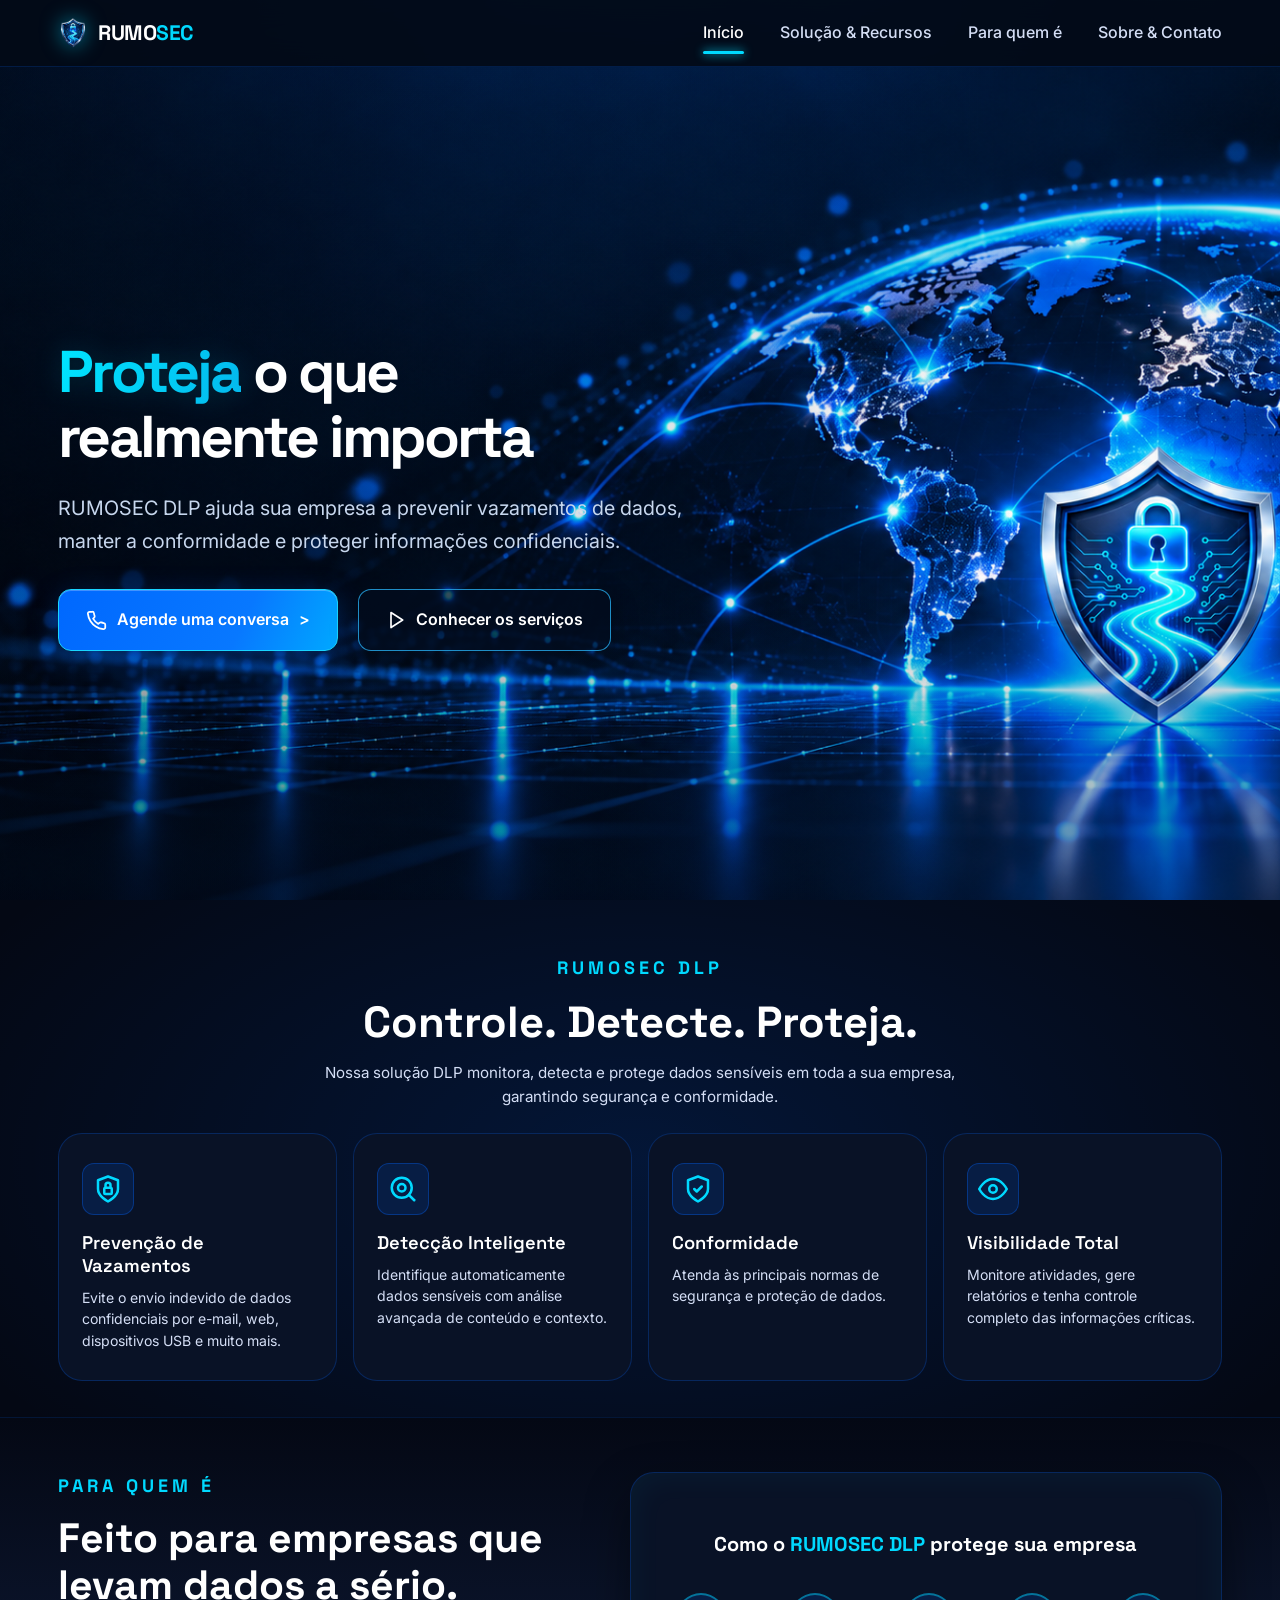
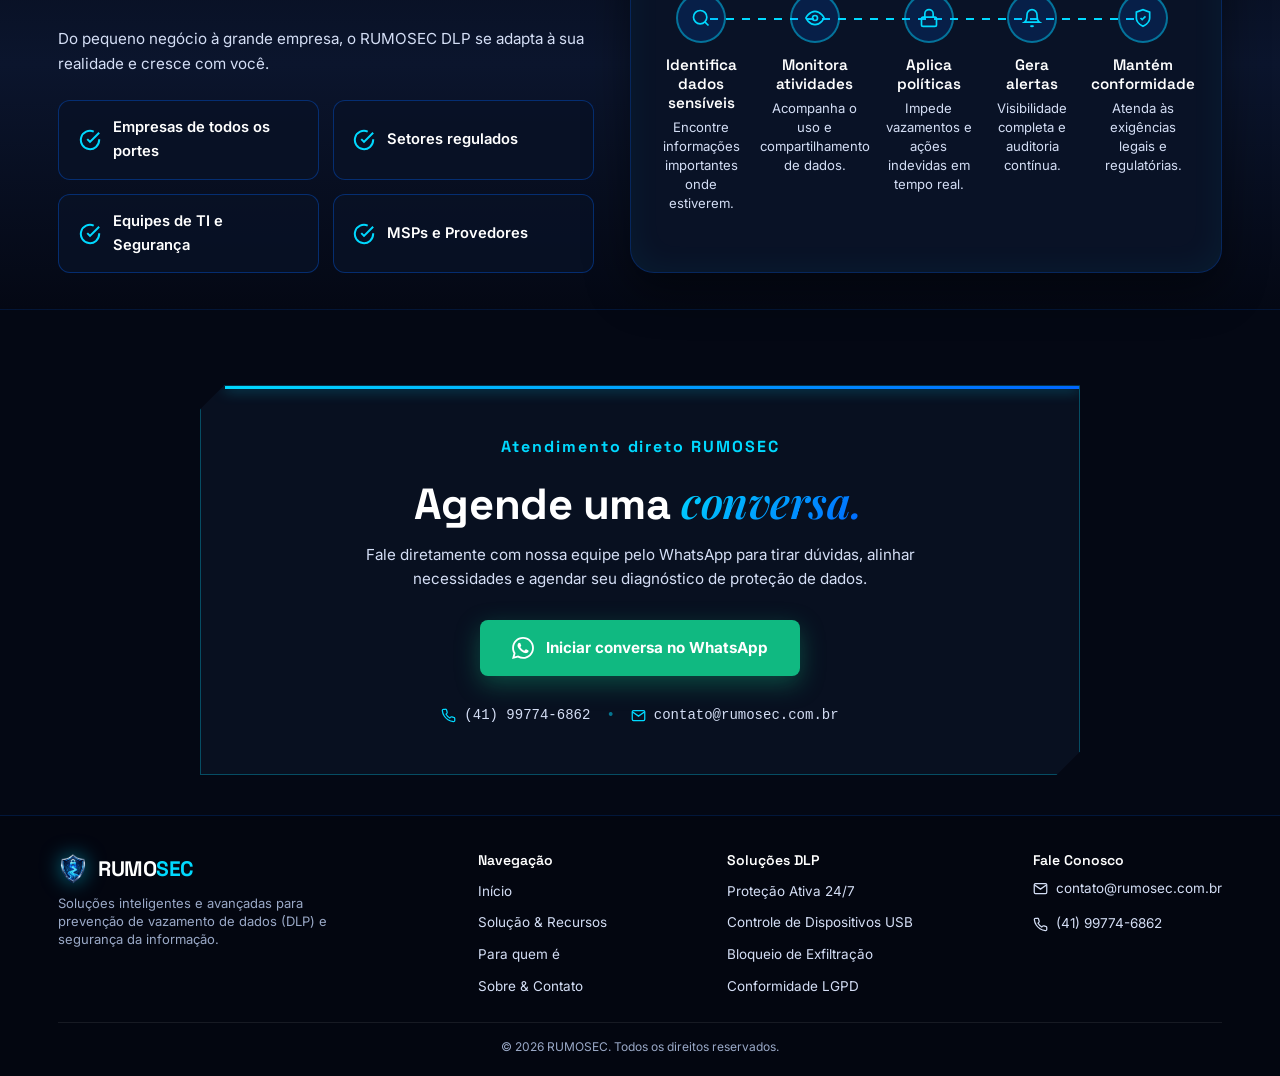
<file: index.html>
<!DOCTYPE html>

<html lang="pt-BR">

<head>
    <meta charset="utf-8" />
    <meta content="width=device-width, initial-scale=1.0" name="viewport" />
    <title>RUMOSEC | Proteção de Dados e DLP</title>
    <link href="shield_metallic.png" rel="icon" type="image/png" />
    <meta name="description" content="A RUMOSEC é especializada em segurança da informação e proteção de dados. Conheça a solução RUMOSEC DLP para proteger dados corporativos e prevenir vazamentos de informações." />
    <meta name="theme-color" content="#040814" />
    <link rel="canonical" href="https://www.rumosec.com.br/" />

    <!-- Open Graph / Redes Sociais e Identidade de Marca -->
    <meta property="og:type" content="website" />
    <meta property="og:site_name" content="RUMOSEC" />
    <meta property="og:title" content="RUMOSEC | Proteção de Dados e DLP" />
    <meta property="og:description" content="A RUMOSEC é especializada em segurança da informação e proteção de dados. Conheça a solução RUMOSEC DLP para proteger dados corporativos e prevenir vazamentos de informações." />
    <meta property="og:url" content="https://www.rumosec.com.br/" />
    <meta property="og:image" content="https://www.rumosec.com.br/shield_metallic.png" />

    <!-- Dados Estruturados Schema.org para o Google reconhecer o nome da marca e variações de busca -->
    <script type="application/ld+json">
    {
      "@context": "https://schema.org",
      "@type": "WebSite",
      "name": "RUMOSEC",
      "alternateName": ["RUMOSEC DLP", "Rumo Sec", "rumosec", "remosec"],
      "url": "https://www.rumosec.com.br/"
    }
    </script>
    <script type="application/ld+json">
    {
      "@context": "https://schema.org",
      "@type": "Organization",
      "name": "RUMOSEC",
      "alternateName": ["RUMOSEC DLP", "Rumo Sec", "rumosec", "remosec"],
      "url": "https://www.rumosec.com.br/",
      "logo": "https://www.rumosec.com.br/shield_metallic.png",
      "email": "contato@rumosec.com.br"
    }
    </script>

    <link href="https://fonts.googleapis.com" rel="preconnect" />
    <link crossorigin="" href="https://fonts.gstatic.com" rel="preconnect" />
    <link
        href="https://fonts.googleapis.com/css2?family=Space+Grotesk:wght@400;500;600;700&amp;family=Chakra+Petch:wght@500;600;700&amp;family=Inter:wght@400;500;600;700&amp;family=Playfair+Display:ital,wght@1,500;1,600&amp;display=swap"
        rel="stylesheet" />
    <link href="styles.css?v=20261023-hero-fine1" rel="stylesheet" />
</head>

<body>
    <!-- ============ HEADER ============ -->
    <header id="siteHeader">
        <div class="wrap header-inner">
            <a class="brand" href="#inicio" aria-label="RUMOSEC" title="RUMOSEC">
                <img alt="RUMOSEC Shield Logo" class="brand-shield-logo" src="shield_metallic.png" />
                <span class="brand-text">RUMO<span>SEC</span></span>
            </a>
            <nav aria-label="Navegação principal" class="nav-links" id="navLinks">
                <a class="nav-link active" href="#inicio">Início</a>
                <a class="nav-link" href="#recursos">Solução &amp; Recursos</a>
                <a class="nav-link" href="#para-quem-e">Para quem é</a>
                <a class="nav-link" href="#sobre-contato">Sobre &amp; Contato</a>
            </nav>
            <button aria-expanded="false" aria-label="Abrir menu" class="hamburger" id="hamburger">
                <span></span>
                <span></span>
                <span></span>
            </button>
        </div>
    </header>
    <!-- ============ TELA 1: HERO (#inicio) ============ -->
    <section class="screen-section hero" id="inicio">
        <div aria-hidden="true" class="hero-grid-bg"></div>
        <div class="wrap hero-layout">
            <div class="hero-content">
                <h1><span class="title-line title-line-1"><span class="highlight">Proteja</span> o que</span><br /><span
                        class="title-line title-line-2">realmente importa</span></h1>
                <p class="subtitle">RUMOSEC DLP ajuda sua empresa a prevenir vazamentos de dados, manter a conformidade
                    e proteger informações confidenciais.</p>
                <div class="hero-actions">
                    <a class="btn btn-primary" href="#sobre-contato"><svg fill="none" height="21" stroke="currentColor"
                            stroke-linecap="round" stroke-linejoin="round" stroke-width="2" viewbox="0 0 24 24"
                            width="21">
                            <path
                                d="M22 16.92v3a2 2 0 0 1-2.18 2 19.79 19.79 0 0 1-8.63-3.07 19.5 19.5 0 0 1-6-6 19.79 19.79 0 0 1-3.07-8.67A2 2 0 0 1 4.11 2h3a2 2 0 0 1 2 1.72 12.84 12.84 0 0 0 .7 2.81 2 2 0 0 1-.45 2.11L8.09 9.91a16 16 0 0 0 6 6l1.27-1.27a2 2 0 0 1 2.11-.45 12.84 12.84 0 0 0 2.81.7A2 2 0 0 1 22 16.92z">
                            </path>
                        </svg>Agende uma conversa <span aria-hidden="true">&gt;</span></a>
                    <a class="btn btn-secondary btn-services" href="#recursos"><svg fill="none" height="20"
                            stroke="currentColor" stroke-linejoin="round" stroke-width="2" viewbox="0 0 24 24"
                            width="20">
                            <polygon points="6 3 20 12 6 21 6 3"></polygon>
                        </svg>Conhecer os serviços</a>
                </div>
            </div>
            <div aria-hidden="true" class="hero-visual-container"></div>
        </div>
    </section>
    <!-- ============ TELA 2: RECURSOS (#recursos) ============ -->
    <section class="screen-section features-section" id="recursos">
        <div class="wrap">
            <div class="section-header">
                <span class="tag">RUMOSEC DLP</span>
                <h2>Controle. <span class="highlight">Detecte.</span> Proteja.</h2>
                <p>Nossa solução DLP monitora, detecta e protege dados sensíveis em toda a sua empresa,<br />garantindo
                    segurança e conformidade.</p>
            </div>
            <div class="cards-4grid">
                <div class="card-feature">
                    <div class="icon-box">
                        <svg fill="none" height="30" stroke="currentColor" stroke-linecap="round"
                            stroke-linejoin="round" stroke-width="2" viewbox="0 0 24 24" width="30">
                            <path d="M12 22s8-4 8-10V5l-8-3-8 3v7c0 6 8 10 8 10z"></path>
                            <rect height="5" rx="1" width="6" x="9" y="11"></rect>
                            <path d="M10 11V9a2 2 0 1 1 4 0v2"></path>
                        </svg>
                    </div>
                    <h3>Prevenção de Vazamentos</h3>
                    <p>Evite o envio indevido de dados confidenciais por e-mail, web, dispositivos USB e muito mais.</p>
                </div>
                <div class="card-feature">
                    <div class="icon-box">
                        <svg fill="none" height="30" stroke="currentColor" stroke-linecap="round"
                            stroke-linejoin="round" stroke-width="2" viewbox="0 0 24 24" width="30">
                            <circle cx="11" cy="11" r="8"></circle>
                            <line x1="21" x2="16.65" y1="21" y2="16.65"></line>
                            <circle cx="11" cy="11" r="3"></circle>
                        </svg>
                    </div>
                    <h3>Detecção Inteligente</h3>
                    <p>Identifique automaticamente dados sensíveis com análise avançada de conteúdo e contexto.</p>
                </div>
                <div class="card-feature">
                    <div class="icon-box">
                        <svg fill="none" height="30" stroke="currentColor" stroke-linecap="round"
                            stroke-linejoin="round" stroke-width="2" viewbox="0 0 24 24" width="30">
                            <path d="M12 22s8-4 8-10V5l-8-3-8 3v7c0 6 8 10 8 10z"></path>
                            <polyline points="9 12 11 14 15 10"></polyline>
                        </svg>
                    </div>
                    <h3>Conformidade</h3>
                    <p>Atenda às principais normas de segurança e proteção de dados.</p>
                </div>
                <div class="card-feature">
                    <div class="icon-box">
                        <svg fill="none" height="30" stroke="currentColor" stroke-linecap="round"
                            stroke-linejoin="round" stroke-width="2" viewbox="0 0 24 24" width="30">
                            <path d="M1 12s4-8 11-8 11 8 11 8-4 8-11 8-11-8-11-8z"></path>
                            <circle cx="12" cy="12" r="3"></circle>
                        </svg>
                    </div>
                    <h3>Visibilidade Total</h3>
                    <p>Monitore atividades, gere relatórios e tenha controle completo das informações críticas.</p>
                </div>
            </div>
        </div>
    </section>
    <!-- ============ TELA 3: PARA QUEM É & 5 STEPS (#para-quem-e) ============ -->
    <section class="screen-section target-section" id="para-quem-e">
        <div class="wrap">
            <div class="target-layout">
                <div class="target-info">
                    <span class="tag">PARA QUEM É</span>
                    <h2>Feito para empresas que <span class="highlight">levam dados a sério.</span></h2>
                    <p class="desc">Do pequeno negócio à grande empresa, o RUMOSEC DLP se adapta à sua realidade e
                        cresce com você.</p>
                    <div class="badge-list">
                        <div class="badge-item">
                            <svg fill="none" height="20" stroke="currentColor" stroke-width="2.2" viewbox="0 0 24 24"
                                width="20">
                                <path d="M22 11.08V12a10 10 0 1 1-5.93-9.14"></path>
                                <polyline points="22 4 12 14.01 9 11.01"></polyline>
                            </svg>
                            Empresas de todos os portes
                        </div>
                        <div class="badge-item">
                            <svg fill="none" height="20" stroke="currentColor" stroke-width="2.2" viewbox="0 0 24 24"
                                width="20">
                                <path d="M22 11.08V12a10 10 0 1 1-5.93-9.14"></path>
                                <polyline points="22 4 12 14.01 9 11.01"></polyline>
                            </svg>
                            Setores regulados
                        </div>
                        <div class="badge-item">
                            <svg fill="none" height="20" stroke="currentColor" stroke-width="2.2" viewbox="0 0 24 24"
                                width="20">
                                <path d="M22 11.08V12a10 10 0 1 1-5.93-9.14"></path>
                                <polyline points="22 4 12 14.01 9 11.01"></polyline>
                            </svg>
                            Equipes de TI e Segurança
                        </div>
                        <div class="badge-item">
                            <svg fill="none" height="20" stroke="currentColor" stroke-width="2.2" viewbox="0 0 24 24"
                                width="20">
                                <path d="M22 11.08V12a10 10 0 1 1-5.93-9.14"></path>
                                <polyline points="22 4 12 14.01 9 11.01"></polyline>
                            </svg>
                            MSPs e Provedores
                        </div>
                    </div>
                </div>
                <div class="flow-container">
                    <h3 class="flow-title">Como o <span>RUMOSEC DLP</span> protege sua empresa</h3>
                    <div class="flow-steps">
                        <div class="flow-step">
                            <div class="flow-icon">
                                <svg fill="none" height="22" stroke="currentColor" stroke-width="2" viewbox="0 0 24 24"
                                    width="22">
                                    <circle cx="11" cy="11" r="8"></circle>
                                    <line x1="21" x2="16.65" y1="21" y2="16.65"></line>
                                </svg>
                            </div>
                            <h4>Identifica dados sensíveis</h4>
                            <p>Encontre informações importantes onde estiverem.</p>
                        </div>
                        <div class="flow-step">
                            <div class="flow-icon">
                                <svg fill="none" height="22" stroke="currentColor" stroke-width="2" viewbox="0 0 24 24"
                                    width="22">
                                    <path d="M1 12s4-8 11-8 11 8 11 8-4 8-11 8-11-8-11-8z"></path>
                                    <circle cx="12" cy="12" r="3"></circle>
                                </svg>
                            </div>
                            <h4>Monitora atividades</h4>
                            <p>Acompanha o uso e compartilhamento de dados.</p>
                        </div>
                        <div class="flow-step">
                            <div class="flow-icon">
                                <svg fill="none" height="22" stroke="currentColor" stroke-width="2" viewbox="0 0 24 24"
                                    width="22">
                                    <rect height="11" rx="2" ry="2" width="18" x="3" y="11"></rect>
                                    <path d="M7 11V7a5 5 0 0 1 10 0v4"></path>
                                </svg>
                            </div>
                            <h4>Aplica políticas</h4>
                            <p>Impede vazamentos e ações indevidas em tempo real.</p>
                        </div>
                        <div class="flow-step">
                            <div class="flow-icon">
                                <svg fill="none" height="22" stroke="currentColor" stroke-width="2" viewbox="0 0 24 24"
                                    width="22">
                                    <path d="M18 8A6 6 0 0 0 6 8c0 7-3 9-3 9h18s-3-2-3-9"></path>
                                    <path d="M13.73 21a2 2 0 0 1-3.46 0"></path>
                                </svg>
                            </div>
                            <h4>Gera alertas</h4>
                            <p>Visibilidade completa e auditoria contínua.</p>
                        </div>
                        <div class="flow-step">
                            <div class="flow-icon">
                                <svg fill="none" height="22" stroke="currentColor" stroke-width="2" viewbox="0 0 24 24"
                                    width="22">
                                    <path d="M12 22s8-4 8-10V5l-8-3-8 3v7c0 6 8 10 8 10z"></path>
                                    <polyline points="9 12 11 14 15 10"></polyline>
                                </svg>
                            </div>
                            <h4>Mantém conformidade</h4>
                            <p>Atenda às exigências legais e regulatórias.</p>
                        </div>
                    </div>
                </div>
            </div>
        </div>
    </section>
    <!-- ============ TELA 4: SOBRE & CONTATO (#sobre-contato) ============ -->
    <div class="contact-screen-section" id="sobre-contato">
        <div class="wrap">
            <!-- Chamfered Direct Contact Card (Agende uma conversa RUMOSEC) -->
            <div class="direct-contact-container">
                <div class="direct-contact-card">
                    <div class="card-gold-bar"></div>
                    <span class="direct-contact-tag">Atendimento direto RUMOSEC</span>
                    <h2 class="direct-contact-title">Agende uma <span class="accent-serif-italic">conversa.</span></h2>
                    <p class="direct-contact-subtitle">Fale diretamente com nossa equipe pelo WhatsApp para tirar
                        dúvidas, alinhar necessidades e agendar seu diagnóstico de proteção de dados.</p>
                    <a class="btn-whatsapp-direct"
                        href="https://wa.me/5541997746862?text=Ol%C3%A1!%20Gostaria%20de%20agendar%20uma%20conversa%20sobre%20o%20RUMOSEC%20DLP."
                        rel="noopener noreferrer" target="_blank">
                        <svg class="whatsapp-icon" fill="currentColor" height="22" viewbox="0 0 24 24" width="22">
                            <path
                                d="M.057 24l1.687-6.163c-1.041-1.804-1.588-3.849-1.587-5.946.003-6.556 5.338-11.891 11.893-11.891 3.181.001 6.167 1.24 8.413 3.488 2.245 2.248 3.481 5.236 3.48 8.414-.003 6.557-5.338 11.892-11.893 11.892-1.99-.001-3.951-.5-5.688-1.448l-6.305 1.654zm6.597-3.807c1.676.995 3.276 1.591 5.392 1.592 5.448 0 9.886-4.434 9.889-9.885.002-5.462-4.415-9.89-9.881-9.892-5.452 0-9.887 4.434-9.889 9.884-.001 2.225.651 3.891 1.746 5.634l-.999 3.648 3.742-.981zm11.387-5.464c-.074-.124-.272-.198-.57-.347-.297-.149-1.758-.868-2.031-.967-.272-.099-.47-.149-.669.149-.198.297-.768.967-.941 1.165-.173.198-.347.223-.644.074-.297-.149-1.255-.462-2.39-1.475-.883-.788-1.48-1.761-1.653-2.059-.173-.297-.018-.458.13-.606.134-.133.297-.347.446-.521.151-.172.2-.296.3-.495.099-.198.05-.372-.025-.521-.075-.148-.669-1.611-.916-2.206-.242-.579-.487-.501-.669-.51l-.57-.01c-.198 0-.52.074-.792.372s-1.04 1.016-1.04 2.479 1.065 2.876 1.213 3.074c.149.198 2.095 3.2 5.076 4.487.709.306 1.263.489 1.694.626.712.226 1.36.194 1.872.118.571-.085 1.758-.719 2.006-1.413.248-.695.248-1.29.173-1.414z">
                            </path>
                        </svg>
                        Iniciar conversa no WhatsApp
                    </a>
                    <div class="contact-info-strip">
                        <span class="info-item">
                            <svg fill="none" height="15" stroke="currentColor" stroke-width="2" viewbox="0 0 24 24"
                                width="15">
                                <path
                                    d="M22 16.92v3a2 2 0 0 1-2.18 2 19.79 19.79 0 0 1-8.63-3.07 19.5 19.5 0 0 1-6-6 19.79 19.79 0 0 1-3.07-8.67A2 2 0 0 1 4.11 2h3a2 2 0 0 1 2 1.72 12.84 12.84 0 0 0 .7 2.81 2 2 0 0 1-.45 2.11L8.09 9.91a16 16 0 0 0 6 6l1.27-1.27a2 2 0 0 1 2.11-.45 12.84 12.84 0 0 0 2.81.7A2 2 0 0 1 22 16.92z">
                                </path>
                            </svg>
                            (41) 99774-6862
                        </span>
                        <span class="strip-dot">•</span>
                        <span class="info-item">
                            <svg fill="none" height="15" stroke="currentColor" stroke-width="2" viewbox="0 0 24 24"
                                width="15">
                                <path d="M4 4h16c1.1 0 2 .9 2 2v12c0 1.1-.9 2-2 2H4c-1.1 0-2-.9-2-2V6c0-1.1.9-2 2-2z">
                                </path>
                                <polyline points="22,6 12,13 2,6"></polyline>
                            </svg>
                            contato@rumosec.com.br
                        </span>
                    </div>
                </div>
            </div>
        </div>
        <!-- FOOTER INTEGRADO NO FINAL DA TELA 4 -->
        <footer>
            <div class="wrap">
                <div class="footer-top">
                    <div class="footer-brand">
                        <a class="brand" href="#inicio" aria-label="RUMOSEC" title="RUMOSEC">
                            <img alt="RUMOSEC" class="brand-shield-logo" src="shield_metallic.png" />
                            <span class="brand-text">RUMO<span>SEC</span></span>
                        </a>
                        <p>Soluções inteligentes e avançadas para prevenção de vazamento de dados (DLP) e segurança da
                            informação.</p>
                    </div>
                    <div class="footer-col">
                        <h4>Navegação</h4>
                        <ul>
                            <li><a href="#inicio">Início</a></li>
                            <li><a href="#recursos">Solução &amp; Recursos</a></li>
                            <li><a href="#para-quem-e">Para quem é</a></li>
                            <li><a href="#sobre-contato">Sobre &amp; Contato</a></li>
                        </ul>
                    </div>
                    <div class="footer-col">
                        <h4>Soluções DLP</h4>
                        <ul>
                            <li><a href="#recursos">Proteção Ativa 24/7</a></li>
                            <li><a href="#recursos">Controle de Dispositivos USB</a></li>
                            <li><a href="#recursos">Bloqueio de Exfiltração</a></li>
                            <li><a href="#recursos">Conformidade LGPD</a></li>
                        </ul>
                    </div>
                    <div class="footer-col">
                        <h4>Fale Conosco</h4>
                        <ul>
                            <li
                                style="color:var(--metal-light); font-size:13.5px; display:flex; align-items:center; gap:8px; margin-bottom:8px;">
                                <svg fill="none" height="15" stroke="currentColor" stroke-width="2" viewbox="0 0 24 24"
                                    width="15">
                                    <path
                                        d="M4 4h16c1.1 0 2 .9 2 2v12c0 1.1-.9 2-2 2H4c-1.1 0-2-.9-2-2V6c0-1.1.9-2 2-2z">
                                    </path>
                                    <polyline points="22,6 12,13 2,6"></polyline>
                                </svg>
                                contato@rumosec.com.br
                            </li>
                            <li
                                style="color:var(--metal-light); font-size:13.5px; display:flex; align-items:center; gap:8px;">
                                <svg fill="none" height="15" stroke="currentColor" stroke-width="2" viewbox="0 0 24 24"
                                    width="15">
                                    <path
                                        d="M22 16.92v3a2 2 0 0 1-2.18 2 19.79 19.79 0 0 1-8.63-3.07 19.5 19.5 0 0 1-6-6 19.79 19.79 0 0 1-3.07-8.67A2 2 0 0 1 4.11 2h3a2 2 0 0 1 2 1.72 12.84 12.84 0 0 0 .7 2.81 2 2 0 0 1-.45 2.11L8.09 9.91a16 16 0 0 0 6 6l1.27-1.27a2 2 0 0 1 2.11-.45 12.84 12.84 0 0 0 2.81.7A2 2 0 0 1 22 16.92z">
                                    </path>
                                </svg>
                                (41) 99774-6862
                            </li>
                        </ul>
                    </div>
                </div>
                <div class="footer-bottom">
                    <p>© 2026 RUMOSEC. Todos os direitos reservados.</p>
                </div>
            </div>
        </footer>
    </div>
    <script src="script.js"></script>
</body>

</html>
</file>
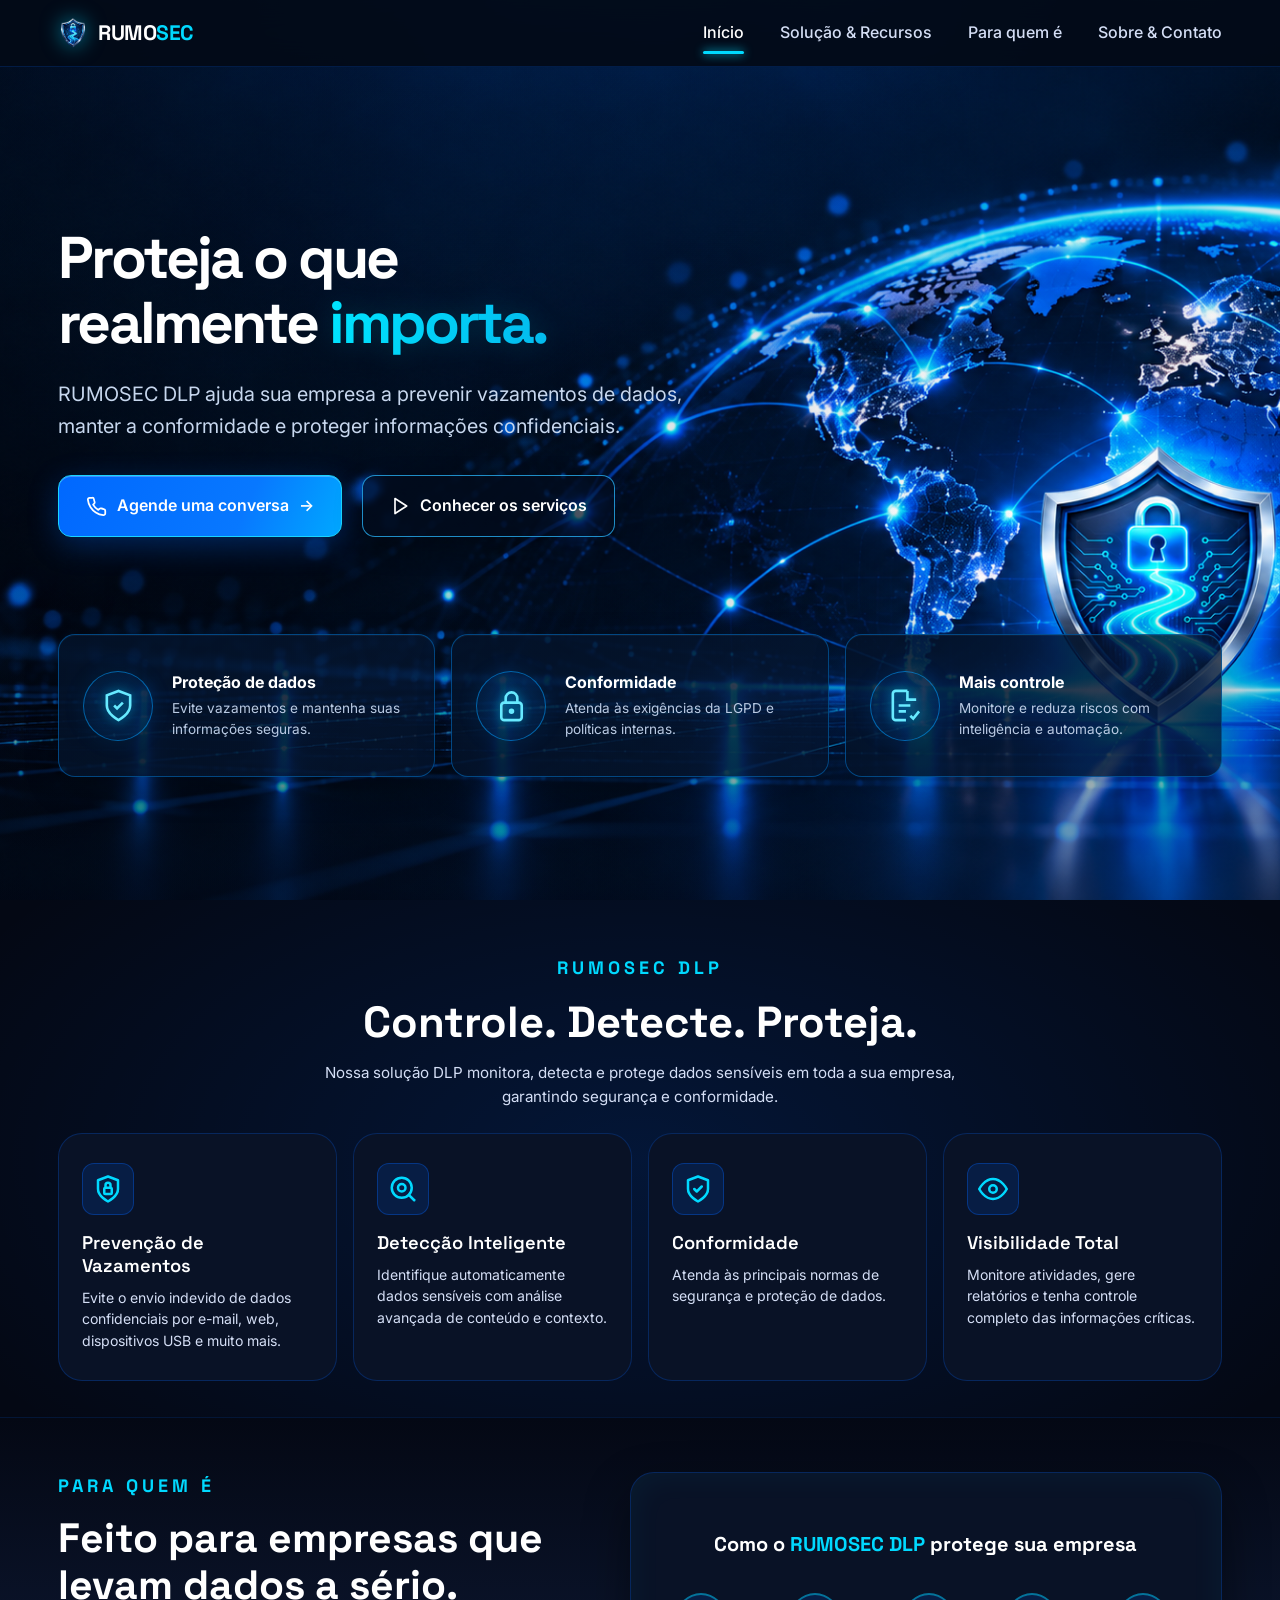
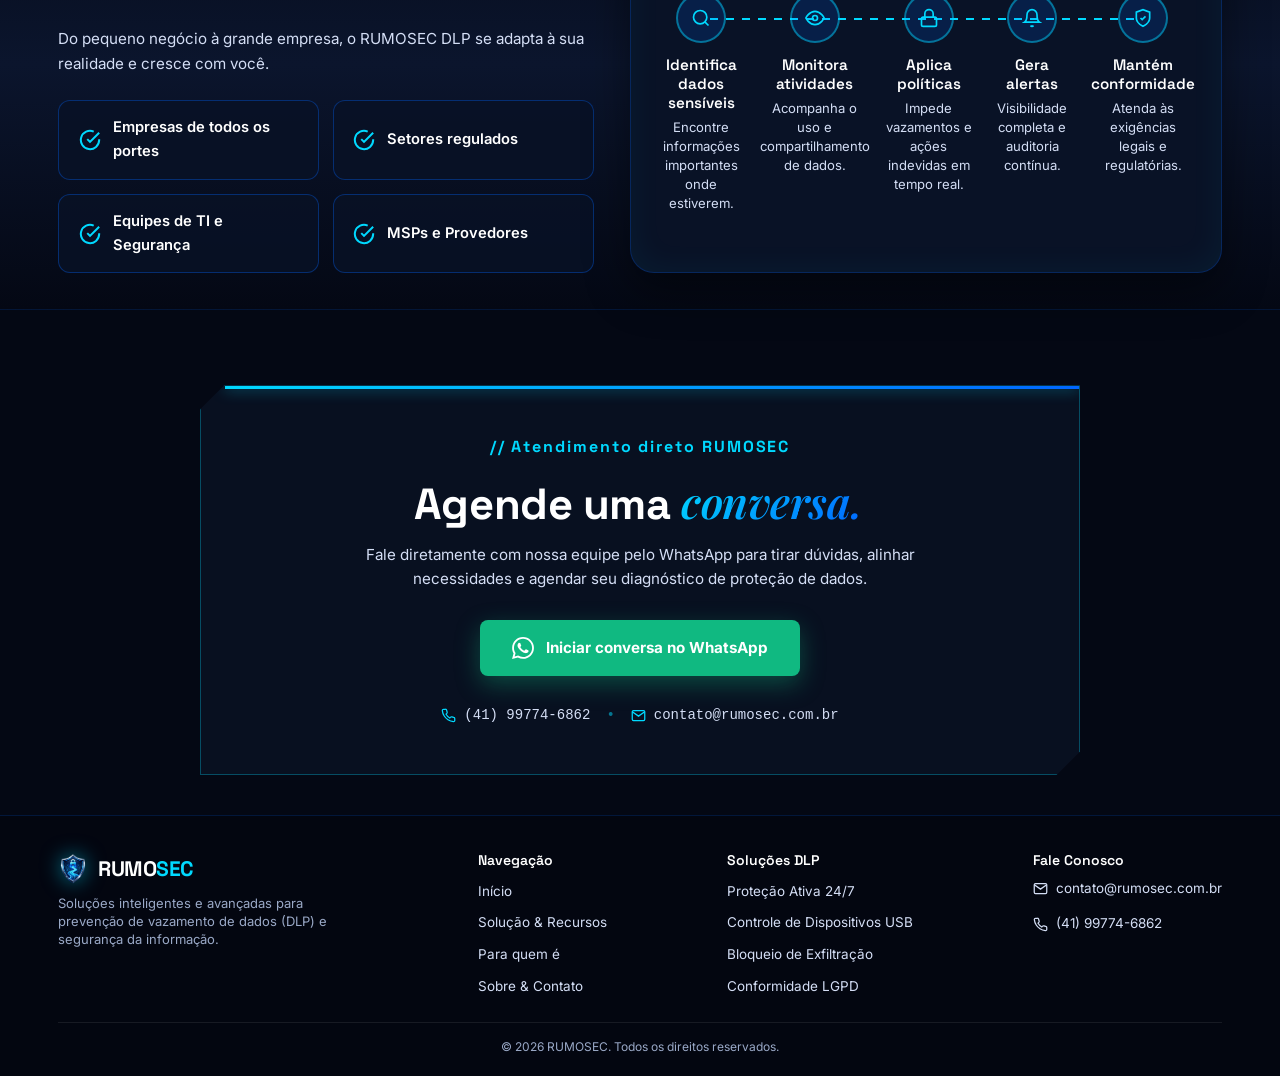
<file: mobile.html>
<!DOCTYPE html>

<html lang="pt-BR">
<head>
<meta charset="utf-8"/>
<meta content="width=device-width, initial-scale=1.0" name="viewport"/>
<title>RUMOSEC | Proteção de Dados e DLP</title>
<link href="shield_metallic.png" rel="icon" type="image/png"/>
<meta name="description" content="A RUMOSEC é especializada em segurança da informação e proteção de dados. Conheça a solução RUMOSEC DLP para proteger dados corporativos e prevenir vazamentos de informações."/>
<meta content="#040814" name="theme-color"/>
<link rel="canonical" href="https://www.rumosec.com.br/"/>

<!-- Open Graph / Redes Sociais e Identidade de Marca -->
<meta property="og:type" content="website"/>
<meta property="og:site_name" content="RUMOSEC"/>
<meta property="og:title" content="RUMOSEC | Proteção de Dados e DLP"/>
<meta property="og:description" content="A RUMOSEC é especializada em segurança da informação e proteção de dados. Conheça a solução RUMOSEC DLP para proteger dados corporativos e prevenir vazamentos de informações."/>
<meta property="og:url" content="https://www.rumosec.com.br/"/>
<meta property="og:image" content="https://www.rumosec.com.br/shield_metallic.png"/>

<!-- Dados Estruturados Schema.org para o Google reconhecer o nome da marca e variações de busca -->
<script type="application/ld+json">
{
  "@context": "https://schema.org",
  "@type": "WebSite",
  "name": "RUMOSEC",
  "alternateName": ["RUMOSEC DLP", "Rumo Sec", "rumosec", "remosec"],
  "url": "https://www.rumosec.com.br/"
}
</script>
<script type="application/ld+json">
{
  "@context": "https://schema.org",
  "@type": "Organization",
  "name": "RUMOSEC",
  "alternateName": ["RUMOSEC DLP", "Rumo Sec", "rumosec", "remosec"],
  "url": "https://www.rumosec.com.br/",
  "logo": "https://www.rumosec.com.br/shield_metallic.png",
  "email": "contato@rumosec.com.br"
}
</script>

<link href="https://fonts.googleapis.com" rel="preconnect"/>
<link crossorigin="" href="https://fonts.gstatic.com" rel="preconnect"/>
<link href="https://fonts.googleapis.com/css2?family=Space+Grotesk:wght@400;500;600;700&amp;family=Chakra+Petch:wght@500;600;700&amp;family=Inter:wght@400;500;600;700&amp;family=Playfair+Display:ital,wght@1,500;1,600&amp;display=swap" rel="stylesheet"/>
<link href="styles.css" rel="stylesheet"/>
</head>
<body>
<!-- ============ HEADER ============ -->
<header id="siteHeader">
<div class="wrap header-inner">
<a class="brand" href="#inicio" aria-label="RUMOSEC" title="RUMOSEC">
<img alt="RUMOSEC Shield Logo" class="brand-shield-logo" src="shield_metallic.png"/>
<span class="brand-text">RUMO<span>SEC</span></span>
</a>
<nav aria-label="Navegação principal" class="nav-links" id="navLinks">
<a class="nav-link active" href="#inicio">Início</a>
<a class="nav-link" href="#recursos">Solução &amp; Recursos</a>
<a class="nav-link" href="#para-quem-e">Para quem é</a>
<a class="nav-link" href="#sobre-contato">Sobre &amp; Contato</a>
</nav>
<button aria-expanded="false" aria-label="Abrir menu" class="hamburger" id="hamburger">
<span></span>
<span></span>
<span></span>
</button>
</div>
</header>
<!-- ============ TELA 1: HERO (#inicio) ============ -->
<section class="screen-section hero" id="inicio">
<div aria-hidden="true" class="hero-grid-bg"></div>
<div class="wrap hero-layout">
<div class="hero-content">
<h1>Proteja o que<br/>realmente <span class="highlight">importa.</span></h1>
<p class="subtitle">RUMOSEC DLP ajuda sua empresa a prevenir vazamentos de dados, manter a conformidade e proteger informações confidenciais.</p>
<div class="hero-actions">
<a class="btn btn-primary" href="#sobre-contato"><svg fill="none" height="21" stroke="currentColor" stroke-linecap="round" stroke-linejoin="round" stroke-width="2" viewbox="0 0 24 24" width="21"><path d="M22 16.92v3a2 2 0 0 1-2.18 2 19.79 19.79 0 0 1-8.63-3.07 19.5 19.5 0 0 1-6-6 19.79 19.79 0 0 1-3.07-8.67A2 2 0 0 1 4.11 2h3a2 2 0 0 1 2 1.72 12.84 12.84 0 0 0 .7 2.81 2 2 0 0 1-.45 2.11L8.09 9.91a16 16 0 0 0 6 6l1.27-1.27a2 2 0 0 1 2.11-.45 12.84 12.84 0 0 0 2.81.7A2 2 0 0 1 22 16.92z"></path></svg>Agende uma conversa <span aria-hidden="true">→</span></a>
<a class="btn btn-secondary btn-services" href="#recursos"><svg fill="none" height="20" stroke="currentColor" stroke-linejoin="round" stroke-width="2" viewbox="0 0 24 24" width="20"><polygon points="6 3 20 12 6 21 6 3"></polygon></svg>Conhecer os serviços</a>
</div>
</div>
<div aria-hidden="true" class="hero-visual-container"></div>
<div class="hero-benefits">
<div class="benefit-card"><div class="benefit-icon"><svg fill="none" stroke="currentColor" stroke-width="1.8" viewbox="0 0 24 24"><path d="M12 22s8-4 8-10V5l-8-3-8 3v7c0 6 8 10 8 10z"></path><path d="m9 12 2 2 4-4"></path></svg></div><div><h3>Proteção de dados</h3><p>Evite vazamentos e mantenha suas informações seguras.</p></div></div>
<div class="benefit-card"><div class="benefit-icon"><svg fill="none" stroke="currentColor" stroke-width="1.8" viewbox="0 0 24 24"><rect height="12" rx="2" width="14" x="5" y="10"></rect><path d="M8 10V7a4 4 0 0 1 8 0v3"></path><circle cx="12" cy="16" r="1"></circle></svg></div><div><h3>Conformidade</h3><p>Atenda às exigências da LGPD e políticas internas.</p></div></div>
<div class="benefit-card"><div class="benefit-icon"><svg fill="none" stroke="currentColor" stroke-width="1.8" viewbox="0 0 24 24"><path d="M14 2H6a2 2 0 0 0-2 2v16a2 2 0 0 0 2 2h7"></path><path d="M14 2v6h6M8 12h8M8 16h5"></path><path d="m16 19 2 2 4-5"></path></svg></div><div><h3>Mais controle</h3><p>Monitore e reduza riscos com inteligência e automação.</p></div></div>
</div>
</div>
</section>
<!-- ============ TELA 2: RECURSOS (#recursos) ============ -->
<section class="screen-section features-section" id="recursos">
<div class="wrap">
<div class="section-header">
<span class="tag">RUMOSEC DLP</span>
<h2>Controle. <span class="highlight">Detecte.</span> Proteja.</h2>
<p>Nossa solução DLP monitora, detecta e protege dados sensíveis em toda a sua empresa,<br/>garantindo
                    segurança e conformidade.</p>
</div>
<div class="cards-4grid">
<div class="card-feature">
<div class="icon-box">
<svg fill="none" height="30" stroke="currentColor" stroke-linecap="round" stroke-linejoin="round" stroke-width="2" viewbox="0 0 24 24" width="30">
<path d="M12 22s8-4 8-10V5l-8-3-8 3v7c0 6 8 10 8 10z"></path>
<rect height="5" rx="1" width="6" x="9" y="11"></rect>
<path d="M10 11V9a2 2 0 1 1 4 0v2"></path>
</svg>
</div>
<h3>Prevenção de Vazamentos</h3>
<p>Evite o envio indevido de dados confidenciais por e-mail, web, dispositivos USB e muito mais.</p>
</div>
<div class="card-feature">
<div class="icon-box">
<svg fill="none" height="30" stroke="currentColor" stroke-linecap="round" stroke-linejoin="round" stroke-width="2" viewbox="0 0 24 24" width="30">
<circle cx="11" cy="11" r="8"></circle>
<line x1="21" x2="16.65" y1="21" y2="16.65"></line>
<circle cx="11" cy="11" r="3"></circle>
</svg>
</div>
<h3>Detecção Inteligente</h3>
<p>Identifique automaticamente dados sensíveis com análise avançada de conteúdo e contexto.</p>
</div>
<div class="card-feature">
<div class="icon-box">
<svg fill="none" height="30" stroke="currentColor" stroke-linecap="round" stroke-linejoin="round" stroke-width="2" viewbox="0 0 24 24" width="30">
<path d="M12 22s8-4 8-10V5l-8-3-8 3v7c0 6 8 10 8 10z"></path>
<polyline points="9 12 11 14 15 10"></polyline>
</svg>
</div>
<h3>Conformidade</h3>
<p>Atenda às principais normas de segurança e proteção de dados.</p>
</div>
<div class="card-feature">
<div class="icon-box">
<svg fill="none" height="30" stroke="currentColor" stroke-linecap="round" stroke-linejoin="round" stroke-width="2" viewbox="0 0 24 24" width="30">
<path d="M1 12s4-8 11-8 11 8 11 8-4 8-11 8-11-8-11-8z"></path>
<circle cx="12" cy="12" r="3"></circle>
</svg>
</div>
<h3>Visibilidade Total</h3>
<p>Monitore atividades, gere relatórios e tenha controle completo das informações críticas.</p>
</div>
</div>
</div>
</section>
<!-- ============ TELA 3: PARA QUEM É & 5 STEPS (#para-quem-e) ============ -->
<section class="screen-section target-section" id="para-quem-e">
<div class="wrap">
<div class="target-layout">
<div class="target-info">
<span class="tag">PARA QUEM É</span>
<h2>Feito para empresas que <span class="highlight">levam dados a sério.</span></h2>
<p class="desc">Do pequeno negócio à grande empresa, o RUMOSEC DLP se adapta à sua realidade e
                        cresce com você.</p>
<div class="badge-list">
<div class="badge-item">
<svg fill="none" height="20" stroke="currentColor" stroke-width="2.2" viewbox="0 0 24 24" width="20">
<path d="M22 11.08V12a10 10 0 1 1-5.93-9.14"></path>
<polyline points="22 4 12 14.01 9 11.01"></polyline>
</svg>
                            Empresas de todos os portes
                        </div>
<div class="badge-item">
<svg fill="none" height="20" stroke="currentColor" stroke-width="2.2" viewbox="0 0 24 24" width="20">
<path d="M22 11.08V12a10 10 0 1 1-5.93-9.14"></path>
<polyline points="22 4 12 14.01 9 11.01"></polyline>
</svg>
                            Setores regulados
                        </div>
<div class="badge-item">
<svg fill="none" height="20" stroke="currentColor" stroke-width="2.2" viewbox="0 0 24 24" width="20">
<path d="M22 11.08V12a10 10 0 1 1-5.93-9.14"></path>
<polyline points="22 4 12 14.01 9 11.01"></polyline>
</svg>
                            Equipes de TI e Segurança
                        </div>
<div class="badge-item">
<svg fill="none" height="20" stroke="currentColor" stroke-width="2.2" viewbox="0 0 24 24" width="20">
<path d="M22 11.08V12a10 10 0 1 1-5.93-9.14"></path>
<polyline points="22 4 12 14.01 9 11.01"></polyline>
</svg>
                            MSPs e Provedores
                        </div>
</div>
</div>
<div class="flow-container">
<h3 class="flow-title">Como o <span>RUMOSEC DLP</span> protege sua empresa</h3>
<div class="flow-steps">
<div class="flow-step">
<div class="flow-icon">
<svg fill="none" height="22" stroke="currentColor" stroke-width="2" viewbox="0 0 24 24" width="22">
<circle cx="11" cy="11" r="8"></circle>
<line x1="21" x2="16.65" y1="21" y2="16.65"></line>
</svg>
</div>
<h4>Identifica dados sensíveis</h4>
<p>Encontre informações importantes onde estiverem.</p>
</div>
<div class="flow-step">
<div class="flow-icon">
<svg fill="none" height="22" stroke="currentColor" stroke-width="2" viewbox="0 0 24 24" width="22">
<path d="M1 12s4-8 11-8 11 8 11 8-4 8-11 8-11-8-11-8z"></path>
<circle cx="12" cy="12" r="3"></circle>
</svg>
</div>
<h4>Monitora atividades</h4>
<p>Acompanha o uso e compartilhamento de dados.</p>
</div>
<div class="flow-step">
<div class="flow-icon">
<svg fill="none" height="22" stroke="currentColor" stroke-width="2" viewbox="0 0 24 24" width="22">
<rect height="11" rx="2" ry="2" width="18" x="3" y="11"></rect>
<path d="M7 11V7a5 5 0 0 1 10 0v4"></path>
</svg>
</div>
<h4>Aplica políticas</h4>
<p>Impede vazamentos e ações indevidas em tempo real.</p>
</div>
<div class="flow-step">
<div class="flow-icon">
<svg fill="none" height="22" stroke="currentColor" stroke-width="2" viewbox="0 0 24 24" width="22">
<path d="M18 8A6 6 0 0 0 6 8c0 7-3 9-3 9h18s-3-2-3-9"></path>
<path d="M13.73 21a2 2 0 0 1-3.46 0"></path>
</svg>
</div>
<h4>Gera alertas</h4>
<p>Visibilidade completa e auditoria contínua.</p>
</div>
<div class="flow-step">
<div class="flow-icon">
<svg fill="none" height="22" stroke="currentColor" stroke-width="2" viewbox="0 0 24 24" width="22">
<path d="M12 22s8-4 8-10V5l-8-3-8 3v7c0 6 8 10 8 10z"></path>
<polyline points="9 12 11 14 15 10"></polyline>
</svg>
</div>
<h4>Mantém conformidade</h4>
<p>Atenda às exigências legais e regulatórias.</p>
</div>
</div>
</div>
</div>
</div>
</section>
<!-- ============ TELA 4: SOBRE & CONTATO (#sobre-contato) ============ -->
<div class="contact-screen-section" id="sobre-contato">
<div class="wrap">
<!-- Chamfered Direct Contact Card (Agende uma conversa RUMOSEC) -->
<div class="direct-contact-container">
<div class="direct-contact-card">
<div class="card-gold-bar"></div>
<span class="direct-contact-tag">// Atendimento direto RUMOSEC</span>
<h2 class="direct-contact-title">Agende uma <span class="accent-serif-italic">conversa.</span></h2>
<p class="direct-contact-subtitle">Fale diretamente com nossa equipe pelo WhatsApp para tirar
                        dúvidas, alinhar necessidades e agendar seu diagnóstico de proteção de dados.</p>
<a class="btn-whatsapp-direct" href="https://wa.me/5541997746862?text=Ol%C3%A1!%20Gostaria%20de%20agendar%20uma%20conversa%20sobre%20o%20RUMOSEC%20DLP." rel="noopener noreferrer" target="_blank">
<svg class="whatsapp-icon" fill="currentColor" height="22" viewbox="0 0 24 24" width="22">
<path d="M.057 24l1.687-6.163c-1.041-1.804-1.588-3.849-1.587-5.946.003-6.556 5.338-11.891 11.893-11.891 3.181.001 6.167 1.24 8.413 3.488 2.245 2.248 3.481 5.236 3.48 8.414-.003 6.557-5.338 11.892-11.893 11.892-1.99-.001-3.951-.5-5.688-1.448l-6.305 1.654zm6.597-3.807c1.676.995 3.276 1.591 5.392 1.592 5.448 0 9.886-4.434 9.889-9.885.002-5.462-4.415-9.89-9.881-9.892-5.452 0-9.887 4.434-9.889 9.884-.001 2.225.651 3.891 1.746 5.634l-.999 3.648 3.742-.981zm11.387-5.464c-.074-.124-.272-.198-.57-.347-.297-.149-1.758-.868-2.031-.967-.272-.099-.47-.149-.669.149-.198.297-.768.967-.941 1.165-.173.198-.347.223-.644.074-.297-.149-1.255-.462-2.39-1.475-.883-.788-1.48-1.761-1.653-2.059-.173-.297-.018-.458.13-.606.134-.133.297-.347.446-.521.151-.172.2-.296.3-.495.099-.198.05-.372-.025-.521-.075-.148-.669-1.611-.916-2.206-.242-.579-.487-.501-.669-.51l-.57-.01c-.198 0-.52.074-.792.372s-1.04 1.016-1.04 2.479 1.065 2.876 1.213 3.074c.149.198 2.095 3.2 5.076 4.487.709.306 1.263.489 1.694.626.712.226 1.36.194 1.872.118.571-.085 1.758-.719 2.006-1.413.248-.695.248-1.29.173-1.414z"></path>
</svg>
                        Iniciar conversa no WhatsApp
                    </a>
<div class="contact-info-strip">
<span class="info-item">
<svg fill="none" height="15" stroke="currentColor" stroke-width="2" viewbox="0 0 24 24" width="15">
<path d="M22 16.92v3a2 2 0 0 1-2.18 2 19.79 19.79 0 0 1-8.63-3.07 19.5 19.5 0 0 1-6-6 19.79 19.79 0 0 1-3.07-8.67A2 2 0 0 1 4.11 2h3a2 2 0 0 1 2 1.72 12.84 12.84 0 0 0 .7 2.81 2 2 0 0 1-.45 2.11L8.09 9.91a16 16 0 0 0 6 6l1.27-1.27a2 2 0 0 1 2.11-.45 12.84 12.84 0 0 0 2.81.7A2 2 0 0 1 22 16.92z"></path>
</svg>
                            (41) 99774-6862
                        </span>
<span class="strip-dot">•</span>
<span class="info-item">
<svg fill="none" height="15" stroke="currentColor" stroke-width="2" viewbox="0 0 24 24" width="15">
<path d="M4 4h16c1.1 0 2 .9 2 2v12c0 1.1-.9 2-2 2H4c-1.1 0-2-.9-2-2V6c0-1.1.9-2 2-2z"></path>
<polyline points="22,6 12,13 2,6"></polyline>
</svg>
                            contato@rumosec.com.br
                        </span>
</div>
</div>
</div>
</div>
<!-- FOOTER INTEGRADO NO FINAL DA TELA 4 -->
<footer>
<div class="wrap">
<div class="footer-top">
<div class="footer-brand">
<a class="brand" href="#inicio" aria-label="RUMOSEC" title="RUMOSEC">
<img alt="RUMOSEC" class="brand-shield-logo" src="shield_metallic.png"/>
<span class="brand-text">RUMO<span>SEC</span></span>
</a>
<p>Soluções inteligentes e avançadas para prevenção de vazamento de dados (DLP) e segurança da
                            informação.</p>
</div>
<div class="footer-col">
<h4>Navegação</h4>
<ul>
<li><a href="#inicio">Início</a></li>
<li><a href="#recursos">Solução &amp; Recursos</a></li>
<li><a href="#para-quem-e">Para quem é</a></li>
<li><a href="#sobre-contato">Sobre &amp; Contato</a></li>
</ul>
</div>
<div class="footer-col">
<h4>Soluções DLP</h4>
<ul>
<li><a href="#recursos">Proteção Ativa 24/7</a></li>
<li><a href="#recursos">Controle de Dispositivos USB</a></li>
<li><a href="#recursos">Bloqueio de Exfiltração</a></li>
<li><a href="#recursos">Conformidade LGPD</a></li>
</ul>
</div>
<div class="footer-col">
<h4>Fale Conosco</h4>
<ul>
<li style="color:var(--metal-light); font-size:13.5px; display:flex; align-items:center; gap:8px; margin-bottom:8px;">
<svg fill="none" height="15" stroke="currentColor" stroke-width="2" viewbox="0 0 24 24" width="15">
<path d="M4 4h16c1.1 0 2 .9 2 2v12c0 1.1-.9 2-2 2H4c-1.1 0-2-.9-2-2V6c0-1.1.9-2 2-2z"></path>
<polyline points="22,6 12,13 2,6"></polyline>
</svg>
                                contato@rumosec.com.br
                            </li>
<li style="color:var(--metal-light); font-size:13.5px; display:flex; align-items:center; gap:8px;">
<svg fill="none" height="15" stroke="currentColor" stroke-width="2" viewbox="0 0 24 24" width="15">
<path d="M22 16.92v3a2 2 0 0 1-2.18 2 19.79 19.79 0 0 1-8.63-3.07 19.5 19.5 0 0 1-6-6 19.79 19.79 0 0 1-3.07-8.67A2 2 0 0 1 4.11 2h3a2 2 0 0 1 2 1.72 12.84 12.84 0 0 0 .7 2.81 2 2 0 0 1-.45 2.11L8.09 9.91a16 16 0 0 0 6 6l1.27-1.27a2 2 0 0 1 2.11-.45 12.84 12.84 0 0 0 2.81.7A2 2 0 0 1 22 16.92z"></path>
</svg>
                                (41) 99774-6862
                            </li>
</ul>
</div>
</div>
<div class="footer-bottom">
<p>© 2026 RUMOSEC. Todos os direitos reservados.</p>
</div>
</div>
</footer>
</div>
<script src="script.js"></script>
</body>
</html>
</file>
<file: styles.css>
/* ============ DESIGN TOKENS ============ */
:root {
    --bg-deep: #040814;
    --bg-panel: #070d1e;
    --bg-panel-2: #0b152d;
    --bg-card: #091226;
    --bg-card-hover: #0e1b38;

    --blue-primary: #0066ff;
    --blue-hover: #1a75ff;
    --cyan: #00d9ff;
    --cyan-soft: #5de2ff;
    --blue-glow: rgba(0, 102, 255, 0.25);

    --metal: #9aa9c7;
    --metal-light: #d4def5;
    --white: #ffffff;
    --border-color: rgba(0, 102, 255, 0.25);
    --border-color-hover: rgba(0, 217, 255, 0.5);

    --radius-lg: 24px;
    --radius: 16px;
    --radius-sm: 10px;
    --maxw: 1360px;

    --font-display: 'Chakra Petch', sans-serif;
    --font-body: 'Inter', sans-serif;

    --shadow-card: 0 15px 35px rgba(0, 0, 0, 0.4);
    --shadow-glow: 0 0 35px rgba(0, 102, 255, 0.3);
    --ease-out: cubic-bezier(0.16, 1, 0.3, 1);
}

*,
*::before,
*::after {
    box-sizing: border-box;
    margin: 0;
    padding: 0;
}

html {
    scroll-behavior: smooth;
    font-size: 16px;
    -webkit-text-size-adjust: 100%;
    text-size-adjust: 100%;
}

body {
    margin: 0;
    background: var(--bg-deep);
    color: var(--white);
    font-family: var(--font-body);
    line-height: 1.6;
    -webkit-font-smoothing: antialiased;
    overflow-x: hidden;
    width: 100%;
}

img,
svg {
    max-width: 100%;
    height: auto;
    display: block;
}

a {
    color: inherit;
    text-decoration: none;
}

h1,
h2,
h3,
h4 {
    font-family: var(--font-display);
    margin: 0;
    line-height: 1.25;
}

p {
    margin: 0;
}

ul,
ol {
    margin: 0;
    padding: 0;
    list-style: none;
}

button {
    font-family: inherit;
    cursor: pointer;
    border: none;
}

.wrap {
    width: 100%;
    max-width: 1440px;
    margin: 0 auto;
    padding: 0 clamp(16px, 3vw, 40px);
}

/* ============ HEADER ============ */
header {
    position: fixed;
    top: 0;
    left: 0;
    right: 0;
    z-index: 100;
    padding: 14px 0;
    background: rgba(4, 8, 20, 0.94);
    border-bottom: 1px solid rgba(0, 102, 255, 0.2);
    transform: translateZ(0);
    transition: padding 0.25s ease, background-color 0.25s ease;
}

header.scrolled {
    padding: 10px 0;
    background: rgba(4, 8, 20, 0.98);
    box-shadow: 0 8px 24px rgba(0, 0, 0, 0.5);
    border-bottom-color: rgba(0, 217, 255, 0.4);
}

.header-inner {
    display: flex;
    align-items: center;
    justify-content: space-between;
}

.brand {
    display: flex;
    align-items: center;
    gap: 12px;
    font-family: var(--font-display);
    font-size: 24px;
    font-weight: 700;
    color: var(--white);
    letter-spacing: 0.04em;
}

.brand-shield-logo {
    width: 36px;
    height: 36px;
    object-fit: contain;
    filter: drop-shadow(0 0 10px rgba(0, 217, 255, 0.5));
}

.brand-text span {
    color: var(--cyan);
}

.nav-links {
    display: flex;
    align-items: center;
    gap: 36px;
}

.nav-mobile-cta {
    display: none !important;
}

.nav-link {
    font-family: var(--font-body);
    font-size: 16px;
    font-weight: 500;
    color: var(--metal-light);
    transition: color 0.2s ease;
    position: relative;
    padding: 6px 0;
}

.nav-link::after {
    content: "";
    position: absolute;
    bottom: -2px;
    left: 50%;
    width: 0;
    height: 3px;
    background: var(--cyan);
    border-radius: 3px;
    box-shadow: 0 0 10px var(--cyan);
    transition: width 0.25s ease, left 0.25s ease;
}

.nav-link:hover,
.nav-link.active {
    color: var(--white);
}

.nav-link:hover::after,
.nav-link.active::after {
    width: 100%;
    left: 0;
}

.header-actions {
    display: flex;
    align-items: center;
    gap: 16px;
}

/* ============ BUTTONS ============ */
.btn {
    display: inline-flex;
    align-items: center;
    gap: 10px;
    padding: 12px 26px;
    border-radius: var(--radius-sm);
    font-family: var(--font-body);
    font-size: 15px;
    font-weight: 600;
    cursor: pointer;
    transition: all 0.25s ease;
    box-sizing: border-box;
}

.btn-primary {
    background: linear-gradient(90deg, #0056fb 0%, #0066ff 100%);
    color: var(--white);
    box-shadow: 0 0 25px rgba(0, 102, 255, 0.7), 0 4px 15px rgba(0, 0, 0, 0.4);
    border: 1px solid rgba(0, 217, 255, 0.4);
    border-radius: 12px;
}

.btn-primary:hover {
    box-shadow: 0 0 35px rgba(0, 217, 255, 0.8), 0 6px 22px rgba(0, 102, 255, 0.6);
    transform: translateY(-2px);
    border-color: var(--cyan);
}

.btn-secondary,
.btn-services {
    background: rgba(4, 12, 32, 0.65);
    color: #e2e8f0;
    border: 1px solid rgba(0, 180, 255, 0.35);
    backdrop-filter: blur(10px);
    -webkit-backdrop-filter: blur(10px);
    box-shadow: 0 4px 16px rgba(0, 0, 0, 0.3);
    border-radius: 12px;
}

.btn-secondary:hover,
.btn-services:hover {
    background: rgba(0, 102, 255, 0.2);
    border-color: var(--cyan);
    color: var(--cyan);
    transform: translateY(-2px);
    box-shadow: 0 0 20px rgba(0, 217, 255, 0.4);
}

.btn-ghost {
    background: rgba(4, 12, 32, 0.65);
    color: #e2e8f0;
    border: 1px solid rgba(0, 180, 255, 0.35);
    backdrop-filter: blur(8px);
    font-weight: 600;
    box-shadow: 0 4px 16px rgba(0, 0, 0, 0.25);
    border-radius: 12px;
}

.btn-ghost:hover {
    background: rgba(0, 102, 255, 0.2);
    color: var(--cyan);
    border-color: var(--cyan);
    transform: translateY(-2px);
    box-shadow: 0 0 22px rgba(0, 217, 255, 0.4);
}

/* Hamburger button */
.hamburger {
    display: none;
    flex-direction: column;
    justify-content: space-around;
    width: 30px;
    height: 24px;
    background: transparent;
    border: none;
    cursor: pointer;
    padding: 0;
}

.hamburger span {
    width: 100%;
    height: 2px;
    background: var(--white);
    border-radius: 2px;
    transition: all 0.3s ease;
}

.hamburger.active span:nth-child(1) {
    transform: rotate(45deg) translate(6px, 6px);
}

.hamburger.active span:nth-child(2) {
    opacity: 0;
}

.hamburger.active span:nth-child(3) {
    transform: rotate(-45deg) translate(6px, -6px);
}

.tag {
    font-family: 'Space Grotesk', 'Chakra Petch', monospace, sans-serif;
    font-size: 18px;
    font-weight: 700;
    color: var(--cyan);
    letter-spacing: 0.22em;
    text-transform: uppercase;
    margin-bottom: 14px;
    display: block;
}

/* ============ SECTIONS RESPONSIVAS ============ */
.screen-section {
    min-height: auto;
    display: flex;
    align-items: center;
    justify-content: center;
    position: relative;
    padding: clamp(50px, 6vh, 80px) 0 clamp(30px, 4vh, 50px);
    box-sizing: border-box;
}

/* ============ TELA 1: HERO (#inicio) ============ */
.hero {
    min-height: 100vh;
    display: flex;
    align-items: center;
    padding-top: 85px;
    padding-bottom: 35px;
    box-sizing: border-box;
    background: #020817 url('ciberseguranca-azul-neon.png?v=20261023') no-repeat right center / cover;
    overflow: hidden;
    position: relative;
}

.hero::after {
    content: "";
    position: absolute;
    inset: 0;
    pointer-events: none;
    background: linear-gradient(180deg, rgba(2, 8, 23, 0.4) 0%, transparent 25%, transparent 80%, #040814 100%);
    z-index: 1;
}

.hero-grid-bg {
    display: none;
}

.hero-layout {
    display: grid;
    grid-template-columns: 1.1fr 0.9fr;
    gap: clamp(24px, 3.5vw, 64px);
    align-items: center;
    position: relative;
    z-index: 2;
    width: 100%;
}

.hero-content {
    text-align: left;
    max-width: 580px;
    position: relative;
    z-index: 5;
    margin: 0;
}

.hero-content h1 {
    font-family: 'Inter', -apple-system, BlinkMacSystemFont, 'Segoe UI', Roboto, sans-serif;
    font-size: clamp(2.4rem, 4.2vw, 4.4rem);
    font-weight: 800;
    margin-bottom: 20px;
    letter-spacing: -0.025em;
    line-height: 1.12;
    text-align: left;
    max-width: 100%;
    color: #ffffff;
}

.hero-content h1 .highlight {
    color: #00e5ff;
    background: linear-gradient(135deg, #00d9ff 0%, #38bdf8 100%);
    -webkit-background-clip: text;
    background-clip: text;
    -webkit-text-fill-color: transparent;
    filter: drop-shadow(0 0 25px rgba(0, 229, 255, 0.5));
}

.hero-content .subtitle {
    font-family: 'Inter', sans-serif;
    font-size: clamp(1rem, 1.15vw, 1.25rem);
    color: #94a3b8;
    max-width: 530px;
    margin-top: 0;
    margin-bottom: 34px;
    line-height: 1.6;
    text-align: left;
}

.hero-actions {
    display: flex;
    align-items: center;
    justify-content: flex-start;
    gap: 16px;
    flex-wrap: wrap;
}

.hero-actions .btn {
    padding: 14px 28px;
    font-size: 15px;
    border-radius: 12px;
}

.hero-actions .btn-arrow-icon {
    margin-left: 2px;
    transition: transform 0.25s ease;
}

.hero-actions .btn-primary:hover .btn-arrow-icon {
    transform: translateX(4px);
}

/* Hero Shield Visual Container */
.hero-visual-container {
    position: relative;
    width: 100%;
    display: flex;
    justify-content: center;
    align-items: center;
}

.hero-shield-wrapper {
    display: none; /* In desktop, the shield is already seamlessly rendered in hero-bg.jpg */
}

@media (max-width: 992px) {
    .hero {
        min-height: auto;
        padding-top: 110px;
        padding-bottom: 60px;
        background: #020817;
        background-image: radial-gradient(circle at 50% 30%, rgba(0, 102, 255, 0.25) 0%, transparent 70%),
                          linear-gradient(180deg, #020817 0%, #040814 100%);
    }

    .hero-layout {
        grid-template-columns: 1fr;
        text-align: center;
        gap: 32px;
    }

    .hero-content {
        max-width: 100%;
        text-align: center;
    }

    .hero-content h1 {
        text-align: center;
    }

    .hero-content .subtitle {
        text-align: center;
        margin-left: auto;
        margin-right: auto;
    }

    .hero-actions {
        justify-content: center;
    }

    .hero-shield-wrapper {
        display: block;
        width: 100%;
        max-width: 360px;
        margin: 10px auto 0;
    }

    .hero-shield-img {
        width: 100%;
        height: auto;
        border-radius: 20px;
        box-shadow: 0 0 50px rgba(0, 102, 255, 0.4), 0 0 25px rgba(0, 217, 255, 0.5);
    }
}

/* ============ SECTION HEADERS ============ */
.section-header {
    text-align: center;
    max-width: 880px;
    margin: 0 auto 28px;
}

.section-header .tag {
    font-size: 18px;
    font-weight: 700;
    color: var(--cyan);
    letter-spacing: 0.22em;
    text-transform: uppercase;
    display: block;
    margin-bottom: 14px;
}

.section-header h2 {
    font-size: clamp(2.2rem, 3.4vw, 3.2rem);
    font-weight: 800;
    margin-bottom: 14px;
    line-height: 1.15;
}

.section-header p {
    color: var(--metal-light);
    font-size: clamp(0.95rem, 1.1vw, 1.15rem);
    line-height: 1.6;
    max-width: 860px;
    margin: 0 auto;
}

/* ============ TELA 2: RECURSOS (#recursos) ============ */
.features-section {
    background: radial-gradient(ellipse 1100px 600px at 50% 50%, rgba(0, 102, 255, 0.15), transparent 70%);
}

.features-section .section-header {
    margin-bottom: 24px;
}

.cards-4grid {
    display: grid;
    grid-template-columns: repeat(4, 1fr);
    gap: 20px;
}

.card-feature {
    background: var(--bg-card);
    border: 1px solid var(--border-color);
    border-radius: var(--radius-lg);
    padding: clamp(22px, 2.2vw, 32px) clamp(16px, 1.8vw, 24px);
    min-height: auto;
    transition: transform 0.25s ease, border-color 0.25s ease, background-color 0.25s ease, box-shadow 0.25s ease;
    position: relative;
    overflow: hidden;
    display: flex;
    flex-direction: column;
    justify-content: flex-start;
    box-sizing: border-box;
}

.card-feature:hover {
    background: var(--bg-card-hover);
    border-color: var(--border-color-hover);
    transform: translateY(-6px);
    box-shadow: 0 16px 36px rgba(0, 0, 0, 0.4), 0 0 25px rgba(0, 217, 255, 0.22);
}

.card-feature .icon-box {
    width: 52px;
    height: 52px;
    border-radius: 12px;
    background: rgba(0, 102, 255, 0.14);
    border: 1px solid rgba(0, 102, 255, 0.35);
    display: flex;
    align-items: center;
    justify-content: center;
    margin-bottom: 16px;
    color: var(--cyan);
    transition: background-color 0.25s ease, border-color 0.25s ease;
}

.card-feature:hover .icon-box {
    background: rgba(0, 217, 255, 0.22);
    border-color: var(--cyan);
}

.card-feature h3 {
    font-size: clamp(1.15rem, 1.3vw, 1.35rem);
    font-weight: 600;
    margin-bottom: 10px;
}

.card-feature p {
    font-size: clamp(0.88rem, 0.95vw, 0.98rem);
    color: var(--metal-light);
    line-height: 1.55;
}

/* ============ TELA 3: PARA QUEM É & 5 STEPS (#para-quem-e) ============ */
.target-section {
    background: linear-gradient(180deg, var(--bg-deep) 0%, var(--bg-panel-2) 50%, var(--bg-deep) 100%);
    border-top: 1px solid rgba(0, 102, 255, 0.15);
    border-bottom: 1px solid rgba(0, 102, 255, 0.15);
}

.target-layout {
    display: grid;
    grid-template-columns: 0.95fr 1.05fr;
    gap: 36px;
    align-items: stretch;
    width: 100%;
}

.target-info {
    display: flex;
    flex-direction: column;
    justify-content: center;
}

.target-info .tag {
    font-size: 18px;
    font-weight: 700;
    color: var(--cyan);
    letter-spacing: 0.22em;
    text-transform: uppercase;
    margin-bottom: 14px;
    display: block;
}

.target-info h2 {
    font-size: clamp(2.2rem, 3.2vw, 3.2rem);
    font-weight: 800;
    margin-bottom: 18px;
    line-height: 1.15;
    text-align: left;
}

.target-info .desc {
    color: var(--metal-light);
    font-size: clamp(0.95rem, 1.1vw, 1.1rem);
    margin-bottom: 24px;
    line-height: 1.6;
}

.badge-list {
    display: grid;
    grid-template-columns: 1fr 1fr;
    gap: 14px;
}

.badge-item {
    display: flex;
    align-items: center;
    gap: 12px;
    padding: clamp(12px, 1.2vw, 16px) clamp(14px, 1.5vw, 20px);
    background: rgba(9, 18, 38, 0.85);
    border: 1px solid rgba(0, 102, 255, 0.35);
    border-radius: 12px;
    font-size: clamp(0.92rem, 1vw, 1.05rem);
    font-weight: 600;
    color: var(--white);
    transition: border-color 0.25s ease, background-color 0.25s ease;
}

.badge-item:hover {
    border-color: var(--cyan);
    background: rgba(0, 102, 255, 0.15);
}

.badge-item svg {
    color: var(--cyan);
    flex-shrink: 0;
    width: 22px;
    height: 22px;
}

/* 5 Steps Process */
.flow-container {
    background: var(--bg-card);
    border: 1px solid var(--border-color);
    border-radius: var(--radius-lg);
    padding: clamp(24px, 2.5vw, 32px) clamp(18px, 2vw, 26px);
    height: auto;
    min-height: auto;
    box-shadow: 0 18px 45px rgba(0, 0, 0, 0.45), inset 0 0 35px rgba(0, 217, 255, 0.06);
    display: flex;
    flex-direction: column;
    justify-content: center;
    box-sizing: border-box;
}

.flow-title {
    font-size: clamp(1.25rem, 1.5vw, 1.55rem);
    font-weight: 700;
    text-align: center;
    margin-bottom: clamp(24px, 3vw, 36px);
}

.flow-title span {
    color: var(--cyan);
}

.flow-steps {
    display: grid;
    grid-template-columns: repeat(5, 1fr);
    gap: 14px;
    position: relative;
}

.flow-step {
    text-align: center;
    position: relative;
    z-index: 1;
}

.flow-icon {
    width: 50px;
    height: 50px;
    border-radius: 50%;
    background: rgba(0, 102, 255, 0.16);
    border: 2px solid rgba(0, 217, 255, 0.45);
    display: flex;
    align-items: center;
    justify-content: center;
    margin: 0 auto 12px;
    color: var(--cyan);
    transition: transform 0.25s ease, background-color 0.25s ease, border-color 0.25s ease;
}

.flow-icon svg {
    width: 20px;
    height: 20px;
}

.flow-step:hover .flow-icon {
    background: var(--blue-primary);
    border-color: var(--cyan);
    color: var(--white);
    transform: scale(1.12);
}

.flow-step h4 {
    font-size: clamp(0.95rem, 1.1vw, 1.08rem);
    font-weight: 600;
    margin-bottom: 6px;
    color: var(--white);
}

.flow-step p {
    font-size: clamp(0.82rem, 0.9vw, 0.9rem);
    color: var(--metal-light);
    line-height: 1.45;
}

/* Connecting Line */
.flow-steps::before {
    content: "";
    position: absolute;
    top: 25px;
    left: 10%;
    right: 10%;
    height: 2px;
    background: repeating-linear-gradient(90deg, var(--cyan) 0, var(--cyan) 8px, transparent 8px, transparent 16px);
    z-index: 0;
}

/* ============ TELA 4: SOBRE & CONTATO (#sobre-contato) ============ */
.contact-screen-section {
    min-height: auto;
    display: flex;
    flex-direction: column;
    justify-content: space-between;
    padding-top: 75px;
    position: relative;
}

/* Direct Contact "Agende uma conversa" Card */
.direct-contact-container {
    max-width: 880px;
    margin: 0 auto 40px;
    width: 100%;
}

.direct-contact-card {
    position: relative;
    background: #081020;
    border: 1px solid rgba(0, 217, 255, 0.3);
    clip-path: polygon(24px 0%, 100% 0%, 100% calc(100% - 24px), calc(100% - 24px) 100%, 0% 100%, 0% 24px);
    padding: clamp(36px, 4vw, 48px) clamp(24px, 3vw, 38px);
    text-align: center;
    box-shadow: 0 25px 60px rgba(0, 0, 0, 0.6), 0 0 35px rgba(0, 102, 255, 0.15);
}

.card-gold-bar {
    position: absolute;
    top: 0;
    left: 24px;
    right: 0;
    height: 3px;
    background: linear-gradient(90deg, #00d9ff 0%, #0066ff 100%);
    box-shadow: 0 0 14px rgba(0, 217, 255, 0.7);
}

.direct-contact-tag {
    font-family: 'Space Grotesk', 'Chakra Petch', monospace, sans-serif;
    font-size: 16px;
    color: var(--cyan);
    font-weight: 700;
    letter-spacing: 0.12em;
    display: inline-block;
    margin-bottom: 16px;
}

.direct-contact-title {
    font-size: clamp(2.2rem, 3.4vw, 3.2rem);
    font-weight: 800;
    color: #ffffff;
    margin-bottom: 14px;
    line-height: 1.15;
    letter-spacing: -0.01em;
}

.accent-serif-italic {
    font-family: 'Playfair Display', Georgia, serif;
    font-style: italic;
    font-weight: 600;
    color: var(--cyan);
    background: linear-gradient(135deg, #00d9ff 0%, #0066ff 100%);
    -webkit-background-clip: text;
    background-clip: text;
    -webkit-text-fill-color: transparent;
    display: inline-block;
    padding-right: 4px;
}

.direct-contact-subtitle {
    font-size: clamp(0.95rem, 1.1vw, 1.1rem);
    color: var(--metal-light);
    max-width: 620px;
    margin: 0 auto 28px;
    line-height: 1.6;
}

.btn-whatsapp-direct {
    display: inline-flex;
    align-items: center;
    justify-content: center;
    gap: 12px;
    background: #10b981;
    color: #ffffff;
    font-size: clamp(0.95rem, 1.1vw, 1.05rem);
    font-weight: 700;
    padding: clamp(14px, 1.5vw, 16px) clamp(26px, 2.5vw, 34px);
    border-radius: 8px;
    box-shadow: 0 8px 25px rgba(16, 185, 129, 0.35);
    transition: all 0.25s ease;
    text-decoration: none;
    margin-bottom: 28px;
    cursor: pointer;
}

.btn-whatsapp-direct:hover {
    background: #059669;
    box-shadow: 0 12px 35px rgba(16, 185, 129, 0.55);
    transform: translateY(-2px);
    color: #ffffff;
}

.whatsapp-icon {
    flex-shrink: 0;
    fill: currentColor;
}

.contact-info-strip {
    display: flex;
    align-items: center;
    justify-content: center;
    gap: 16px;
    flex-wrap: wrap;
    color: var(--metal-light);
    font-size: 14px;
    font-weight: 500;
    font-family: monospace, var(--font-body);
}

.info-item {
    display: inline-flex;
    align-items: center;
    gap: 8px;
    color: var(--metal-light);
}

.info-item svg {
    color: var(--cyan);
}

.strip-dot {
    color: rgba(0, 217, 255, 0.5);
    font-size: 14px;
}

/* FOOTER */
footer {
    background: #030610;
    border-top: 1px solid rgba(0, 102, 255, 0.18);
    padding: 36px 0 20px;
    width: 100%;
}

.footer-top {
    display: flex;
    justify-content: space-between;
    align-items: start;
    gap: 32px;
    margin-bottom: 24px;
    flex-wrap: wrap;
}

.footer-brand .brand {
    margin-bottom: 8px;
}

.footer-brand p {
    color: var(--metal);
    font-size: 13px;
    max-width: 300px;
    line-height: 1.4;
}

.footer-col h4 {
    font-size: 14px;
    font-weight: 600;
    margin-bottom: 8px;
    color: var(--white);
}

.footer-col ul {
    display: flex;
    flex-direction: column;
    gap: 6px;
}

.footer-col a {
    font-size: 13.5px;
    color: var(--metal-light);
    transition: color 0.2s ease;
}

.footer-col a:hover {
    color: var(--cyan);
}

.footer-bottom {
    border-top: 1px solid rgba(255, 255, 255, 0.08);
    padding-top: 14px;
    text-align: center;
    color: var(--metal);
    font-size: 12px;
}

/* ============ RESPONSIVE MEDIA QUERIES ============ */
@media (max-width: 1366px) {
    .wrap {
        max-width: 1240px;
    }

    .cards-4grid {
        gap: 16px;
    }
}

@media (max-width: 1100px) {
    .hero-layout {
        grid-template-columns: 1fr;
        text-align: center;
        gap: 28px;
    }

    .hero-content {
        text-align: center;
        margin: 0 auto;
    }

    .hero-content h1,
    .hero-content .subtitle {
        text-align: center;
        margin-inline: auto;
    }

    .hero-actions {
        justify-content: center;
    }

    .hero-shield-img {
        max-width: 300px;
    }

    .cards-4grid {
        grid-template-columns: repeat(2, 1fr);
        gap: 20px;
    }

    .target-layout {
        grid-template-columns: 1fr;
        gap: 36px;
    }

    .target-info h2 {
        text-align: center;
    }

    .target-info {
        text-align: center;
    }

    .flow-steps {
        grid-template-columns: 1fr;
        gap: 18px;
    }

    .flow-steps::before {
        display: none;
    }
}

@media (max-width: 768px) {
    .wrap {
        padding: 0 16px;
    }

    .hero {
        min-height: auto !important;
        padding-top: 80px !important;
        padding-bottom: 30px !important;
        display: flex !important;
        flex-direction: column !important;
    }

    .hero-layout {
        display: flex !important;
        flex-direction: column !important;
        align-items: center !important;
        text-align: center !important;
        gap: 16px !important;
    }

    .hero-layout .hero-content {
        order: 1;
    }

    .hero-content h1 {
        font-size: clamp(2.2rem, 7.5vw, 2.7rem) !important;
        margin-bottom: 12px !important;
        text-align: center !important;
    }

    .hero-layout .hero-content .subtitle {
        font-size: 1.05rem !important;
        max-width: 340px !important;
        margin: 0 auto 16px !important;
        text-align: center !important;
    }

    .hero-layout .hero-actions {
        order: 2;
        margin-bottom: 16px !important;
        justify-content: center;
        flex-direction: column;
        width: 100%;
        gap: 10px;
    }

    .hero-actions .btn {
        width: 100%;
        max-width: 270px !important;
        padding: 11px 20px !important;
        font-size: 0.92rem !important;
        border-radius: 10px !important;
        justify-content: center;
    }

    .hero-layout .hero-visual-container {
        order: 3;
        min-height: 200px !important;
    }

    .hero-shield-img {
        max-width: 240px !important;
    }

    .cards-4grid {
        grid-template-columns: 1fr;
        gap: 12px;
    }

    .badge-list {
        grid-template-columns: 1fr;
        gap: 10px;
    }

    .hamburger {
        display: flex;
    }

    .nav-links {
        display: none;
        position: fixed;
        top: 0;
        left: 0;
        width: 100vw;
        height: 100vh;
        background: #040814;
        flex-direction: column;
        justify-content: center;
        align-items: center;
        gap: 20px;
        z-index: 999;
        padding: 80px 20px 30px;
    }

    .nav-links.open {
        display: flex;
    }

    .header-actions {
        display: none;
    }
}

/* ===== RUMOSEC PREMIUM HERO - OCT 2026 ===== */
:root { --font-display: 'Space Grotesk', 'Chakra Petch', sans-serif; }
header { background: rgba(3, 10, 23, .91); backdrop-filter: blur(18px); -webkit-backdrop-filter: blur(18px); }
.brand { font-size: 21px; gap: 10px; letter-spacing: -.025em; }
.brand-shield-logo { width: 30px; height: 30px; }
.hero { min-height: 100vh; min-height: 100dvh; display: flex; align-items: center; padding: 110px 0 50px; background: #030b18 url('ciberseguranca-azul-neon.png?v=20261023') center center / cover no-repeat; isolation: isolate; }
.hero::after { background: linear-gradient(90deg, rgba(2,9,22,.32) 0%, rgba(2,9,22,.09) 47%, transparent 80%), linear-gradient(180deg, rgba(2,9,22,.10), transparent 64%, rgba(2,9,22,.38)); z-index: 0; }
.hero-layout { display: grid; grid-template-columns: 1.25fr .75fr; align-items: center; column-gap: 24px; width: 100%; }
.hero-content { max-width: 920px; align-self: center; justify-self: start; text-align: left; padding: 12px 0; margin-top: clamp(15px, 3.5vh, 45px); animation: heroRise .8s both; }
.hero-content h1 { font-family: 'Space Grotesk', sans-serif; font-size: clamp(3.05rem, 4.6vw, 5.1rem); font-weight: 700; letter-spacing: -.05em; line-height: 1.1; margin-bottom: 22px; max-width: 950px; }
.hero-content h1 .title-line { display: inline-block; white-space: nowrap; }
.hero-content h1 .highlight { background: linear-gradient(105deg,#00e5ff,#03b9ed); background-clip: text; -webkit-background-clip: text; -webkit-text-fill-color: transparent; filter: drop-shadow(0 0 14px rgba(0,217,255,.16)); }
.hero-content .subtitle { color: #c7d7ee; font-size: clamp(1.22rem, 1.55vw, 1.55rem); max-width: 680px; line-height: 1.65; margin-bottom: 32px; }
.hero-actions { gap: 20px; display: flex; align-items: center; justify-content: flex-start; flex-wrap: wrap; margin-top: clamp(20px, 2.5vh, 32px); }
.hero-actions .btn { min-height: 62px; padding: 15px 27px; font-size: 16px; border-radius: 13px; justify-content: center; white-space: nowrap; }
.hero-actions .btn-primary { background: linear-gradient(115deg,#0068ff 0%,#0878ff 65%,#00a8ff 100%); border: 1px solid #19d4ff; box-shadow: 0 8px 30px rgba(0,102,255,.3),inset 0 1px 0 rgba(255,255,255,.25); }
.hero-actions .btn-secondary { background: rgba(2,13,31,.67); border: 1px solid rgba(42,186,255,.75); color: #fff; box-shadow: 0 10px 30px rgba(0,0,0,.2); }
.hero-visual-container { min-height: 0; pointer-events: none; }
.hero-benefits { grid-column: 1 / -1; display: grid; grid-template-columns: repeat(3,minmax(0,1fr)); gap: 16px; width: 100%; animation: heroRise .9s .12s both; margin-top: clamp(26px, 4.5vh, 50px); }
.benefit-card { display: flex; align-items: center; gap: 19px; min-height: 143px; padding: 22px 24px; background: linear-gradient(120deg,rgba(3,18,40,.89),rgba(5,22,48,.75)); border: 1px solid rgba(0,135,238,.45); border-radius: 17px; box-shadow: inset 0 1px 0 rgba(255,255,255,.035), 0 12px 35px rgba(0,0,0,.17); backdrop-filter: blur(10px); transition: transform .25s, border-color .25s, background .25s; }
.benefit-card:hover { transform: translateY(-5px); border-color: rgba(0,217,255,.75); background: rgba(6,30,61,.94); }
.benefit-icon { width: 70px; height: 70px; flex: 0 0 70px; display: grid; place-items: center; border: 1px solid rgba(0,159,255,.55); border-radius: 50%; color: #67eaff; background: radial-gradient(circle,rgba(0,123,239,.23),rgba(0,60,134,.09)); box-shadow: 0 0 22px rgba(0,149,255,.10); }
.benefit-icon svg { width: 35px; height: 35px; filter: drop-shadow(0 0 5px rgba(0,217,255,.6)); }
.benefit-card h3 { font-family: 'Inter',sans-serif; font-size: clamp(1rem,1.25vw,1.22rem); font-weight: 700; margin-bottom: 6px; }
.benefit-card p { font-size: clamp(.85rem,1.05vw,1rem); line-height: 1.5; color: #bacbe4; }
@keyframes heroRise { from { opacity: 0; transform: translateY(18px); } to { opacity: 1; transform: translateY(0); } }
@media (max-width: 1100px) { .hero { background-position: 57% center; } .hero-layout { grid-template-columns: 1fr 0.65fr; } .hero-content h1 { font-size: clamp(2.7rem,5vw,4.1rem); } .benefit-card { padding: 18px; gap: 12px; } .benefit-icon { width: 52px; height: 52px; flex-basis: 52px; } .benefit-icon svg { width: 27px; height: 27px; } }
@media (max-width: 800px) { .hero { min-height: auto !important; padding: 110px 0 40px !important; background: #030b18 !important; } .hero::before { content:''; position:absolute; inset:0; background: radial-gradient(ellipse at 50% 40%,rgba(0,102,255,.22),transparent 65%),linear-gradient(#030b18,#07152b); z-index: -1; } .hero-layout { display:flex !important; flex-direction:column !important; gap:24px !important; text-align:center; } .hero-content { order:1; max-width:650px; margin-top: 0 !important; } .hero-content h1 { font-size:clamp(2.6rem,8vw,4rem) !important; text-align:center !important; } .hero-content .subtitle { max-width:580px !important; text-align:center !important; margin:0 auto 26px !important; } .hero-actions { justify-content:center !important; flex-direction:row !important; width:100%; } .hero-actions .btn { width:auto !important; max-width:none !important; min-height:55px; } .hero-visual-container { order:2 !important; width:100%; min-height:300px !important; background: url('shield_metallic.png') center / contain no-repeat; filter: drop-shadow(0 0 28px rgba(0,135,255,.3)); } .hero-benefits { order:3; grid-template-columns:1fr; max-width:650px; gap:12px; } .benefit-card { min-height:105px; text-align:left; } }
@media (max-width: 520px) { .hero .wrap { padding-inline:18px; } .hero-content h1 { font-size:clamp(2.35rem,9vw,3rem) !important; } .hero-actions { flex-direction:column !important; } .hero-actions .btn { width:100% !important; max-width:350px !important; } .hero-visual-container { min-height:250px !important; } .benefit-card { padding:16px; } .benefit-card h3 { font-size:1.05rem; } }
@media (prefers-reduced-motion: reduce) { .hero-content,.hero-benefits { animation:none; } .benefit-card,.btn { transition:none; } }
</file>
